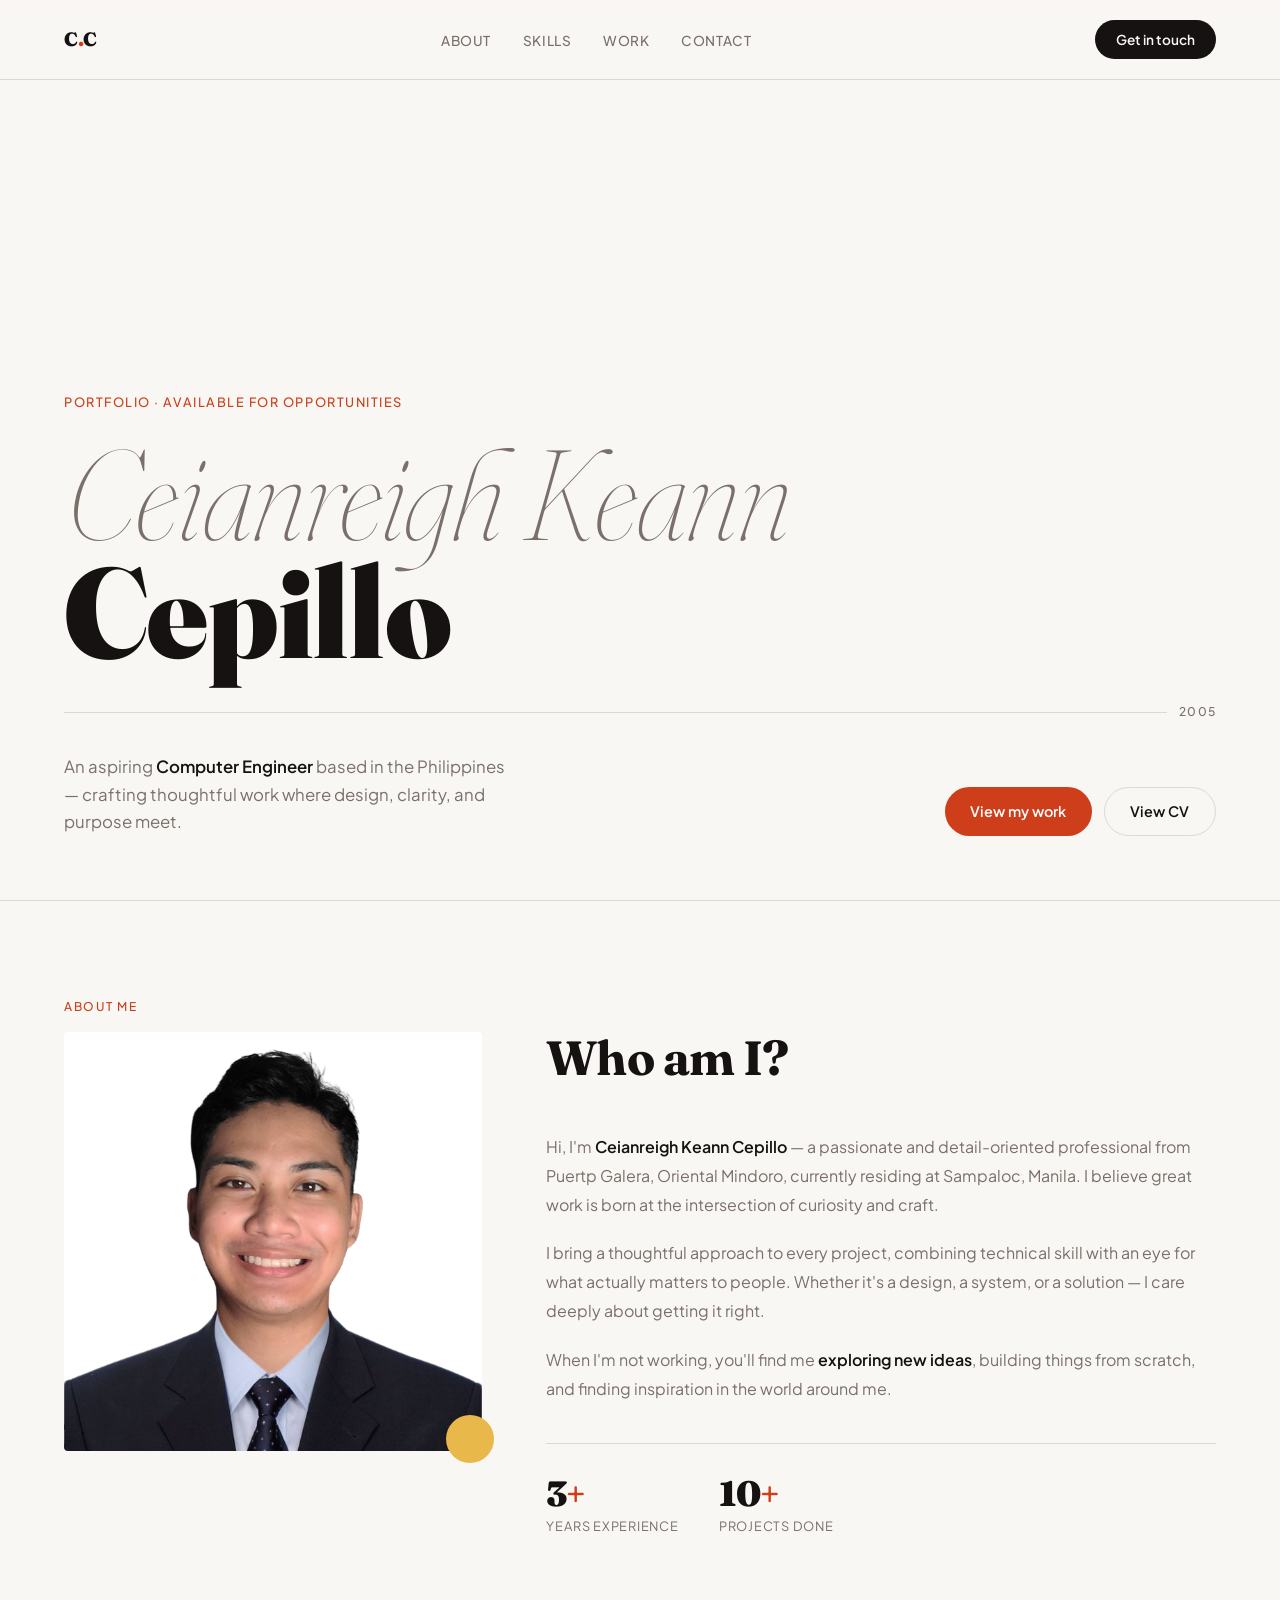
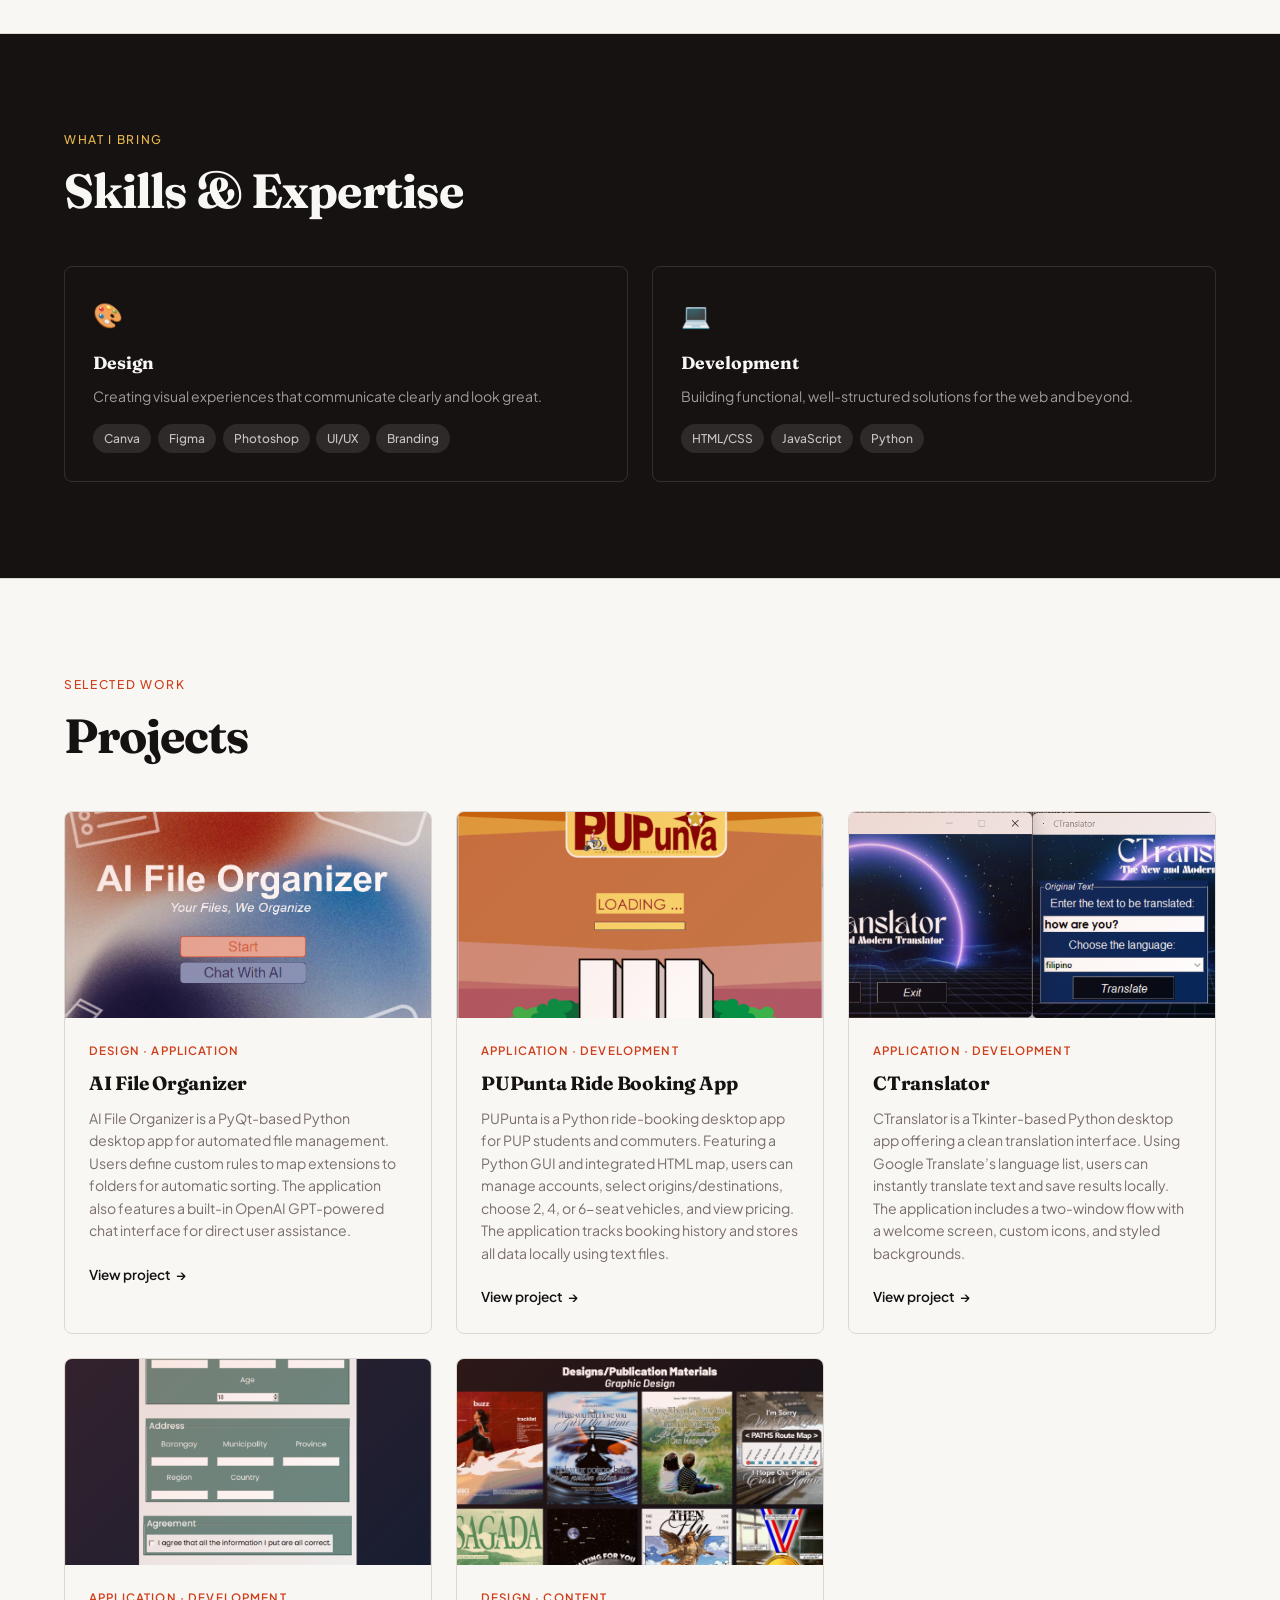
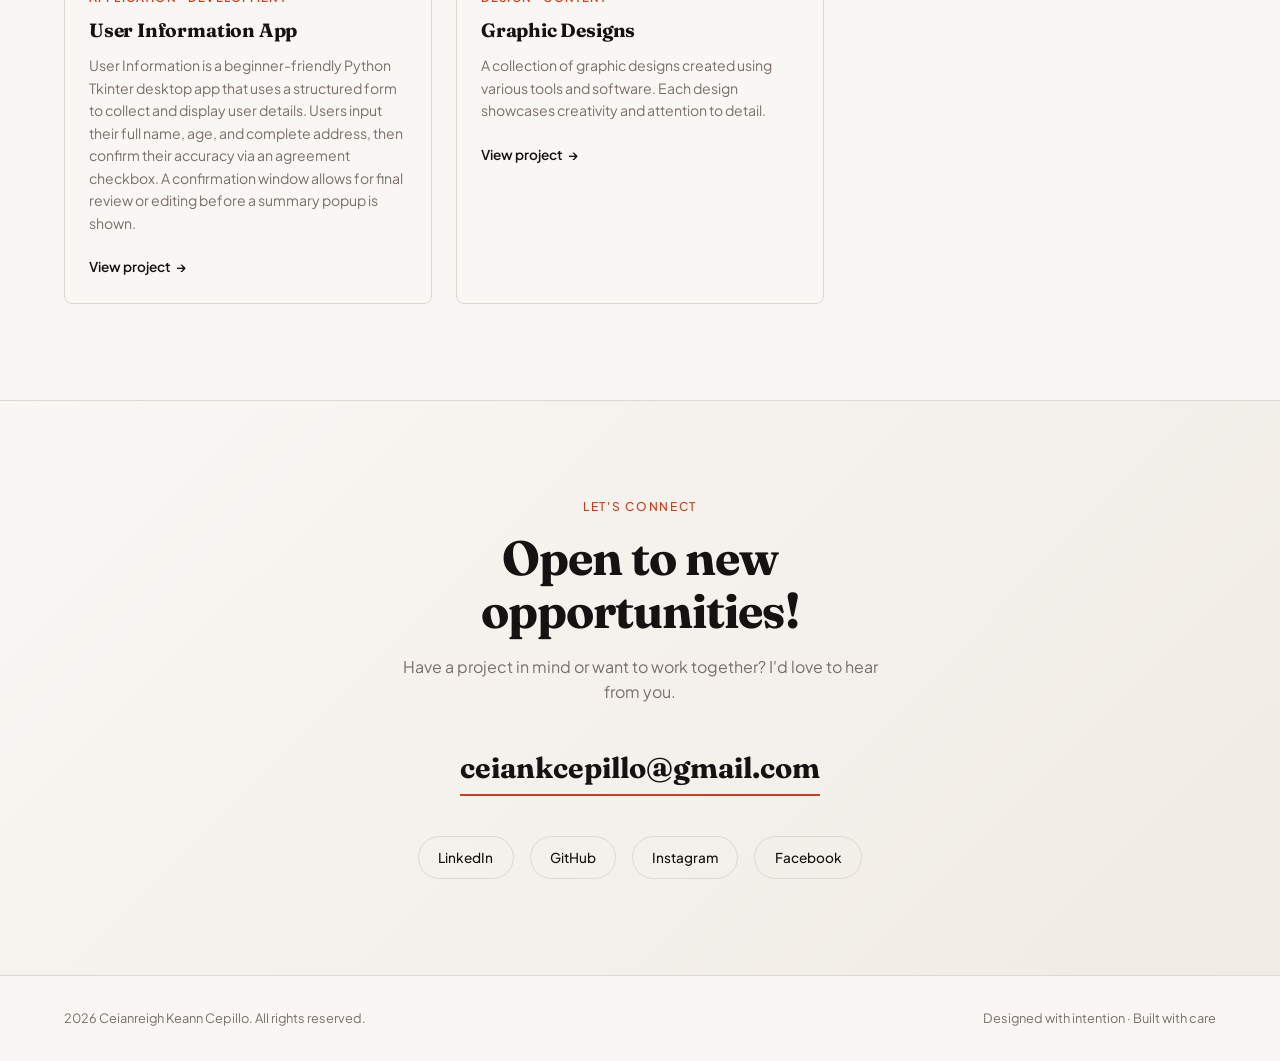
<file: index.html>
<!doctype html>
<html lang="en">
  <head>
    <meta charset="UTF-8" />
    <meta name="viewport" content="width=device-width, initial-scale=1.0" />
    <title>Ceianreigh Cepillo — Portfolio</title>
    <link rel="preconnect" href="https://fonts.googleapis.com" />
    <link rel="preconnect" href="https://fonts.gstatic.com" crossorigin />
    <link
      href="https://fonts.googleapis.com/css2?family=Fraunces:ital,opsz,wght@0,9..144,100;0,9..144,700;0,9..144,900;1,9..144,300&family=Plus+Jakarta+Sans:wght@300;400;500;600&display=swap"
      rel="stylesheet"
    />
    <link rel="stylesheet" href="ceianreigh-cepillo.css" />
  </head>
  <body>
    <!-- NAV -->
    <nav>
      <a href="#hero" class="nav-logo">C<span>.</span>C</a>
      <ul class="nav-links">
        <li><a href="#about">About</a></li>
        <li><a href="#skills">Skills</a></li>
        <li><a href="#projects">Work</a></li>
        <li><a href="#contact">Contact</a></li>
      </ul>
      <a href="#contact" class="nav-cta">Get in touch</a>
    </nav>

    <!-- HERO -->
    <section id="hero">
      <p class="hero-eyebrow">Portfolio · Available for opportunities</p>
      <h1 class="hero-name">
        <span class="light">Ceianreigh Keann</span>
        <span class="bold">Cepillo</span>
      </h1>
      <div class="hero-divider"></div>
      <div class="hero-bottom">
        <p class="hero-tagline">
          An aspiring <strong>Computer Engineer</strong> based in the
          Philippines — crafting thoughtful work where design, clarity, and
          purpose meet.
        </p>
        <div class="hero-actions">
          <a href="#projects" class="btn-primary">View my work</a>
          <a
            href="https://drive.google.com/file/d/1vfJ6HbcDm_EdXEhe8wnkOH_XaAgz81-r/view?usp=drivesdk"
            class="btn-secondary"
            >View CV</a
          >
        </div>
      </div>
    </section>

    <!-- ABOUT -->
    <section id="about">
      <p class="section-label">About me</p>
      <div class="about-grid">
        <div class="about-photo-wrap reveal">
          <div class="about-photo">
            <img src="CEPILLO_2x2.png" alt="Ceianreigh Cepillo" />
          </div>
          <div class="about-photo-accent"></div>
        </div>
        <div class="about-body reveal">
          <h2 class="section-heading">Who am I?</h2>
          <p>
            Hi, I'm <strong>Ceianreigh Keann Cepillo</strong> — a passionate and
            detail-oriented professional from Puertp Galera, Oriental Mindoro,
            currently residing at Sampaloc, Manila. I believe great work is born
            at the intersection of curiosity and craft.
          </p>
          <p>
            I bring a thoughtful approach to every project, combining technical
            skill with an eye for what actually matters to people. Whether it's
            a design, a system, or a solution — I care deeply about getting it
            right.
          </p>
          <p>
            When I'm not working, you'll find me
            <strong>exploring new ideas</strong>, building things from scratch,
            and finding inspiration in the world around me.
          </p>
          <div class="about-stats">
            <div>
              <div class="stat-num">3<span>+</span></div>
              <div class="stat-label">Years Experience</div>
            </div>
            <div>
              <div class="stat-num">10<span>+</span></div>
              <div class="stat-label">Projects Done</div>
            </div>
          </div>
        </div>
      </div>
    </section>

    <!-- SKILLS -->
    <section id="skills">
      <p class="section-label">What I bring</p>
      <h2 class="section-heading">Skills &amp; Expertise</h2>
      <div class="skills-grid">
        <div class="skill-card reveal">
          <div class="skill-icon">🎨</div>
          <div class="skill-title">Design</div>
          <p
            style="
              font-size: 0.88rem;
              color: rgba(249, 247, 244, 0.6);
              line-height: 1.6;
            "
          >
            Creating visual experiences that communicate clearly and look great.
          </p>
          <div class="skill-tags">
            <span class="skill-tag">Canva</span>
            <span class="skill-tag">Figma</span>
            <span class="skill-tag">Photoshop</span>
            <span class="skill-tag">UI/UX</span>
            <span class="skill-tag">Branding</span>
          </div>
        </div>
        <div class="skill-card reveal">
          <div class="skill-icon">💻</div>
          <div class="skill-title">Development</div>
          <p
            style="
              font-size: 0.88rem;
              color: rgba(249, 247, 244, 0.6);
              line-height: 1.6;
            "
          >
            Building functional, well-structured solutions for the web and
            beyond.
          </p>
          <div class="skill-tags">
            <span class="skill-tag">HTML/CSS</span>
            <span class="skill-tag">JavaScript</span>
            <span class="skill-tag">Python</span>
          </div>
        </div>
        </div>
      </div>
    </section>

    <!-- PROJECTS -->
    <section id="projects">
      <p class="section-label">Selected work</p>
      <h2 class="section-heading">Projects</h2>
      <div class="projects-grid">
        <!--Project 1-->
        <div class="project-card reveal">
          <div class="project-img">
            <img src="AI_File_Organizer.png" alt="Project name">
            <div class="project-img-accent"></div>
          </div>
          <div class="project-body">
            <p class="project-type">Design · Application</p>
            <h3 class="project-name">AI File Organizer</h3>
            <p class="project-desc">
              AI File Organizer is a PyQt-based Python desktop app for automated file management. 
              Users define custom rules to map extensions to folders for automatic sorting. 
              The application also features a built-in OpenAI GPT-powered chat interface for direct user assistance.
            </p>
            <a href="https://github.com/ceianreigh/AI_FileOrganizer" class="project-link">View project</a>
          </div>
        </div>
        <!--Project 2-->
        <div class="project-card reveal">
          <div class="project-img">
            <img src="PUPunta.png" alt="Project name">
            <div class="project-img-accent"></div>
          </div>
          <div class="project-body">
            <p class="project-type">Application · Development</p>
            <h3 class="project-name">PUPunta Ride Booking App</h3>
            <p class="project-desc">
              PUPunta is a Python ride-booking desktop app for PUP students and commuters. 
              Featuring a Python GUI and integrated HTML map, users can manage accounts, select origins/destinations, choose 2, 4, or 6-seat vehicles, and view pricing. 
              The application tracks booking history and stores all data locally using text files.
            </p>
            <a href="https://github.com/ceianreigh/PUPunta-Ride-Booking-App" class="project-link">View project</a>
          </div>
        </div>
        <!--Project 3-->
        <div class="project-card reveal">
          <div class="project-img">
            <img src="CTranslator.png" alt="Project name">
            <div class="project-img-accent"></div>
          </div>
          <div class="project-body">
            <p class="project-type">Application · Development</p>
            <h3 class="project-name">CTranslator</h3>
            <p class="project-desc">
              CTranslator is a Tkinter-based Python desktop app offering a clean translation interface. 
              Using Google Translate’s language list, users can instantly translate text and save results locally. 
              The application includes a two-window flow with a welcome screen, custom icons, and styled backgrounds.
            </p>
            <a href="https://github.com/ceianreigh/translator_final_project" class="project-link">View project</a>
          </div>
        </div>
        <!--Project 4-->
        <div class="project-card reveal">
          <div class="project-img">
            <img src="User_Info.png" alt="Project name">
            <div class="project-img-accent"></div>
          </div>
          <div class="project-body">
            <p class="project-type">Application · Development</p>
            <h3 class="project-name">User Information App</h3>
            <p class="project-desc">
              User Information is a beginner-friendly Python Tkinter desktop app that uses a structured form to collect and display user details. 
              Users input their full name, age, and complete address, then confirm their accuracy via an agreement checkbox. 
              A confirmation window allows for final review or editing before a summary popup is shown.
            </p>
            <a href="https://github.com/ceianreigh/user_information" class="project-link">View project</a>
          </div>
        </div>
        <!--Project 5-->
        <div class="project-card reveal">
          <div class="project-img">
            <img src="Graphic Designs.png" alt="Project name">
            <div class="project-img-accent"></div>
          </div>
          <div class="project-body">
            <p class="project-type">Design · Content</p>
            <h3 class="project-name">Graphic Designs</h3>
            <p class="project-desc">
              A collection of graphic designs created using various tools and software. 
              Each design showcases creativity and attention to detail.
            </p>
            <a href="https://ceianreigh-cepillo.my.canva.site/graphic-designs" class="project-link">View project</a>
          </div>
        </div>
      </div>
    </section>

    <!-- CONTACT -->
    <section id="contact">
      <p class="section-label">Let's connect</p>
      <h2 class="section-heading reveal">Open to new opportunities!</h2>
      <p class="contact-sub reveal">
        Have a project in mind or want to work together? I'd love to hear from
        you.
      </p>
      <!-- ✏️ Replace with your real email -->
      <a href="mailto:ceiankcepillo@gmail.com" class="contact-email reveal"
        >ceiankcepillo@gmail.com</a
      >
      <div class="socials reveal">
        <a href="https://www.linkedin.com/in/ceianreigh" class="social-link">LinkedIn</a>
        <a href="https://github.com/ceianreigh" class="social-link">GitHub</a>
        <a href="https://instagram.com/ceianreigh" class="social-link">Instagram</a>
        <a href="https://facebook.com/ceianreigh" class="social-link">Facebook</a>
      </div>
    </section>

    <!-- FOOTER -->
    <footer>
      <p>2026 Ceianreigh Keann Cepillo. All rights reserved.</p>
      <p>Designed with intention · Built with care</p>
    </footer>

    <script>
      // Scroll reveal
      const observer = new IntersectionObserver(
        (entries) => {
          entries.forEach((entry) => {
            if (entry.isIntersecting) {
              entry.target.classList.add("visible");
            }
          });
        },
        { threshold: 0.12 },
      );

      document
        .querySelectorAll(".reveal")
        .forEach((el) => observer.observe(el));
    </script>
  </body>
</html>
</file>
<file: ceianreigh-cepillo.css>
*,
*::before,
*::after {
  box-sizing: border-box;
  margin: 0;
  padding: 0;
}

:root {
  --bg: #f9f7f4;
  --ink: #161212;
  --accent: #cf3e1a;
  --gold: #e8b84b;
  --muted: #7a6f6a;
  --border: #ddd8d2;
  --serif: "Fraunces", Georgia, serif;
  --sans: "Plus Jakarta Sans", system-ui, sans-serif;
}

html {
  scroll-behavior: smooth;
}

body {
  background: var(--bg);
  color: var(--ink);
  font-family: var(--sans);
  font-size: 16px;
  line-height: 1.6;
  -webkit-font-smoothing: antialiased;
}

/* ── NAV ─────────────────────────────────────── */
nav {
  position: fixed;
  top: 0;
  left: 0;
  right: 0;
  z-index: 100;
  display: flex;
  align-items: center;
  justify-content: space-between;
  padding: 1.25rem 5vw;
  background: rgba(249, 247, 244, 0.9);
  backdrop-filter: blur(10px);
  border-bottom: 1px solid var(--border);
}

.nav-logo {
  font-family: var(--serif);
  font-weight: 900;
  font-size: 1.2rem;
  letter-spacing: -0.02em;
  color: var(--ink);
  text-decoration: none;
}
.nav-logo span {
  color: var(--accent);
}

.nav-links {
  display: flex;
  gap: 2rem;
  list-style: none;
}

.nav-links a {
  font-size: 0.85rem;
  font-weight: 500;
  letter-spacing: 0.04em;
  text-transform: uppercase;
  color: var(--muted);
  text-decoration: none;
  transition: color 0.2s;
}
.nav-links a:hover {
  color: var(--ink);
}

.nav-cta {
  font-family: var(--sans);
  font-size: 0.85rem;
  font-weight: 600;
  padding: 0.55rem 1.3rem;
  background: var(--ink);
  color: var(--bg);
  border: none;
  border-radius: 100px;
  text-decoration: none;
  transition:
    background 0.2s,
    transform 0.15s;
}
.nav-cta:hover {
  background: var(--accent);
  transform: translateY(-1px);
}

/* ── HERO ────────────────────────────────────── */
#hero {
  min-height: 100svh;
  padding: 7rem 5vw 4rem;
  display: flex;
  flex-direction: column;
  justify-content: flex-end;
}

.hero-eyebrow {
  font-size: 0.8rem;
  font-weight: 500;
  letter-spacing: 0.12em;
  text-transform: uppercase;
  color: var(--accent);
  margin-bottom: 1.5rem;
}

.hero-name {
  font-family: var(--serif);
  line-height: 0.92;
  letter-spacing: -0.03em;
}

.hero-name .light {
  display: block;
  font-weight: 100;
  font-style: italic;
  font-size: clamp(3.5rem, 10vw, 8.5rem);
  color: var(--muted);
}

.hero-name .bold {
  display: block;
  font-weight: 900;
  font-size: clamp(3.5rem, 10vw, 8.5rem);
  color: var(--ink);
}

.hero-divider {
  margin: 2.5rem 0;
  height: 1px;
  background: var(--border);
  position: relative;
}
.hero-divider::after {
  content: "2005";
  position: absolute;
  right: 0;
  top: -0.6rem;
  font-size: 0.75rem;
  font-weight: 500;
  letter-spacing: 0.1em;
  color: var(--muted);
  background: var(--bg);
  padding-left: 0.75rem;
}

.hero-bottom {
  display: flex;
  align-items: flex-end;
  justify-content: space-between;
  gap: 2rem;
  flex-wrap: wrap;
}

.hero-tagline {
  max-width: 38ch;
  font-size: 1.05rem;
  color: var(--muted);
  line-height: 1.65;
}
.hero-tagline strong {
  color: var(--ink);
  font-weight: 600;
}

.hero-actions {
  display: flex;
  gap: 0.75rem;
  flex-shrink: 0;
}

.btn-primary {
  display: inline-flex;
  align-items: center;
  gap: 0.4rem;
  padding: 0.75rem 1.6rem;
  background: var(--accent);
  color: #fff;
  font-family: var(--sans);
  font-size: 0.9rem;
  font-weight: 600;
  text-decoration: none;
  border-radius: 100px;
  transition:
    background 0.2s,
    transform 0.15s;
}
.btn-primary:hover {
  background: #b03216;
  transform: translateY(-2px);
}

.btn-secondary {
  display: inline-flex;
  align-items: center;
  gap: 0.4rem;
  padding: 0.75rem 1.6rem;
  background: transparent;
  color: var(--ink);
  font-family: var(--sans);
  font-size: 0.9rem;
  font-weight: 600;
  text-decoration: none;
  border: 1.5px solid var(--border);
  border-radius: 100px;
  transition:
    border-color 0.2s,
    transform 0.15s;
}
.btn-secondary:hover {
  border-color: var(--ink);
  transform: translateY(-2px);
}

/* ── SECTIONS ────────────────────────────────── */
section {
  padding: 6rem 5vw;
  border-top: 1px solid var(--border);
}

.section-label {
  font-size: 0.75rem;
  font-weight: 500;
  letter-spacing: 0.14em;
  text-transform: uppercase;
  color: var(--accent);
  margin-bottom: 1rem;
}

.section-heading {
  font-family: var(--serif);
  font-weight: 700;
  font-size: clamp(2rem, 4vw, 3rem);
  letter-spacing: -0.02em;
  line-height: 1.1;
  margin-bottom: 3rem;
}

/* ── ABOUT ───────────────────────────────────── */
.about-grid {
  display: grid;
  grid-template-columns: 1fr 1.6fr;
  gap: 5vw;
  align-items: start;
}

.about-photo {
  aspect-ratio: 2/2;
  background: var(--border);
  border-radius: 4px;
  overflow: hidden;
  position: relative;
}
.about-photo img {
  width: 100%;
  height: 100%;
  object-fit: cover;
  display: block;
}
.about-photo-accent {
  width: 48px;
  height: 48px;
  background: var(--gold);
  border-radius: 50%;
  position: absolute;
  bottom: -12px;
  right: -12px;
}
.about-photo-wrap {
  position: relative;
}

.about-body p {
  color: var(--muted);
  font-size: 1rem;
  line-height: 1.8;
  margin-bottom: 1.25rem;
}
.about-body p strong {
  color: var(--ink);
  font-weight: 600;
}

.about-stats {
  display: flex;
  gap: 2.5rem;
  margin-top: 2.5rem;
  padding-top: 2rem;
  border-top: 1px solid var(--border);
}
.stat-num {
  font-family: var(--serif);
  font-weight: 900;
  font-size: 2.2rem;
  letter-spacing: -0.03em;
  color: var(--ink);
  line-height: 1;
}
.stat-num span {
  color: var(--accent);
}
.stat-label {
  font-size: 0.8rem;
  color: var(--muted);
  margin-top: 0.3rem;
  text-transform: uppercase;
  letter-spacing: 0.06em;
}

/* ── SKILLS ──────────────────────────────────── */
#skills {
  background: var(--ink);
  color: var(--bg);
}
#skills .section-label {
  color: var(--gold);
}
#skills .section-heading {
  color: var(--bg);
}

.skills-grid {
  display: grid;
  grid-template-columns: repeat(auto-fit, minmax(240px, 1fr));
  gap: 1.5rem;
}

.skill-card {
  border: 1px solid rgba(255, 255, 255, 0.12);
  border-radius: 8px;
  padding: 1.75rem;
  transition:
    border-color 0.2s,
    background 0.2s;
}
.skill-card:hover {
  border-color: var(--gold);
  background: rgba(255, 255, 255, 0.04);
}

.skill-icon {
  font-size: 1.5rem;
  margin-bottom: 1rem;
}

.skill-title {
  font-family: var(--serif);
  font-weight: 700;
  font-size: 1.1rem;
  color: var(--bg);
  margin-bottom: 0.5rem;
}

.skill-tags {
  display: flex;
  flex-wrap: wrap;
  gap: 0.4rem;
  margin-top: 1rem;
}
.skill-tag {
  font-size: 0.75rem;
  font-weight: 500;
  padding: 0.3rem 0.7rem;
  background: rgba(255, 255, 255, 0.1);
  border-radius: 100px;
  color: rgba(249, 247, 244, 0.75);
}

/* ── PROJECTS ────────────────────────────────── */
.projects-grid {
  display: grid;
  grid-template-columns: repeat(auto-fit, minmax(300px, 1fr));
  gap: 1.5rem;
}

.project-card {
  border-radius: 8px;
  overflow: hidden;
  border: 1px solid var(--border);
  transition:
    transform 0.25s,
    box-shadow 0.25s;
}
.project-card:hover {
  transform: translateY(-4px);
  box-shadow: 0 12px 40px rgba(0, 0, 0, 0.1);
}

.project-img {
  aspect-ratio: 16/9;
  background: var(--border);
  position: relative;
  overflow: hidden;
}
.project-img img {
  width: 100%;
  height: 100%;
  object-fit: cover;
  display: block;
}

.project-img::after {
  position: absolute;
  inset: 0;
  display: flex;
  align-items: center;
  justify-content: center;
  font-size: 0.8rem;
  color: var(--muted);
  letter-spacing: 0.05em;
}

.project-img-accent {
  position: absolute;
  inset: 0;
  background: linear-gradient(135deg, rgba(207, 62, 26, 0.15), transparent);
}

.project-body {
  padding: 1.5rem;
}
.project-type {
  font-size: 0.72rem;
  font-weight: 600;
  letter-spacing: 0.1em;
  text-transform: uppercase;
  color: var(--accent);
  margin-bottom: 0.5rem;
}
.project-name {
  font-family: var(--serif);
  font-weight: 700;
  font-size: 1.2rem;
  letter-spacing: -0.01em;
  margin-bottom: 0.5rem;
}
.project-desc {
  font-size: 0.88rem;
  color: var(--muted);
  line-height: 1.6;
  margin-bottom: 1.2rem;
}
.project-link {
  font-size: 0.85rem;
  font-weight: 600;
  color: var(--ink);
  text-decoration: none;
  display: inline-flex;
  align-items: center;
  gap: 0.3rem;
  transition: color 0.2s;
}
.project-link:hover {
  color: var(--accent);
}
.project-link::after {
  content: "→";
  transition: transform 0.2s;
}
.project-link:hover::after {
  transform: translateX(3px);
}

/* ── CONTACT ─────────────────────────────────── */
#contact {
  background: linear-gradient(135deg, #f9f7f4 0%, #f0ebe4 100%);
  text-align: center;
}

#contact .section-heading {
  max-width: 18ch;
  margin: 0 auto 1rem;
}

.contact-sub {
  color: var(--muted);
  font-size: 1rem;
  max-width: 40ch;
  margin: 0 auto 2.5rem;
}

.contact-email {
  display: inline-block;
  font-family: var(--serif);
  font-size: clamp(1.2rem, 3vw, 1.8rem);
  font-weight: 700;
  color: var(--ink);
  text-decoration: none;
  border-bottom: 2px solid var(--accent);
  padding-bottom: 0.2rem;
  margin-bottom: 2.5rem;
  transition: color 0.2s;
}
.contact-email:hover {
  color: var(--accent);
}

.socials {
  display: flex;
  justify-content: center;
  gap: 1rem;
  flex-wrap: wrap;
}

.social-link {
  display: inline-flex;
  align-items: center;
  gap: 0.4rem;
  padding: 0.6rem 1.2rem;
  border: 1.5px solid var(--border);
  border-radius: 100px;
  font-size: 0.85rem;
  font-weight: 500;
  color: var(--ink);
  text-decoration: none;
  transition:
    border-color 0.2s,
    background 0.2s;
}
.social-link:hover {
  border-color: var(--ink);
  background: var(--ink);
  color: var(--bg);
}

/* ── FOOTER ──────────────────────────────────── */
footer {
  padding: 2rem 5vw;
  border-top: 1px solid var(--border);
  display: flex;
  justify-content: space-between;
  align-items: center;
  flex-wrap: wrap;
  gap: 1rem;
}
footer p {
  font-size: 0.8rem;
  color: var(--muted);
}
footer a {
  color: var(--muted);
  text-decoration: none;
}
footer a:hover {
  color: var(--accent);
}

/* ── RESPONSIVE ──────────────────────────────── */
@media (max-width: 700px) {
  .about-grid {
    grid-template-columns: 1fr;
  }
  .about-photo {
    max-height: 320px;
  }
  .hero-bottom {
    flex-direction: column;
    align-items: flex-start;
  }
  .nav-links {
    display: none;
  }
  .about-stats {
    gap: 1.5rem;
  }
}

@media (prefers-reduced-motion: reduce) {
  *,
  *::before,
  *::after {
    transition: none !important;
  }
}

/* ── SCROLL ANIMATIONS ───────────────────────── */
.reveal {
  opacity: 0;
  transform: translateY(24px);
  transition:
    opacity 0.6s ease,
    transform 0.6s ease;
}
.reveal.visible {
  opacity: 1;
  transform: none;
}
</file>
